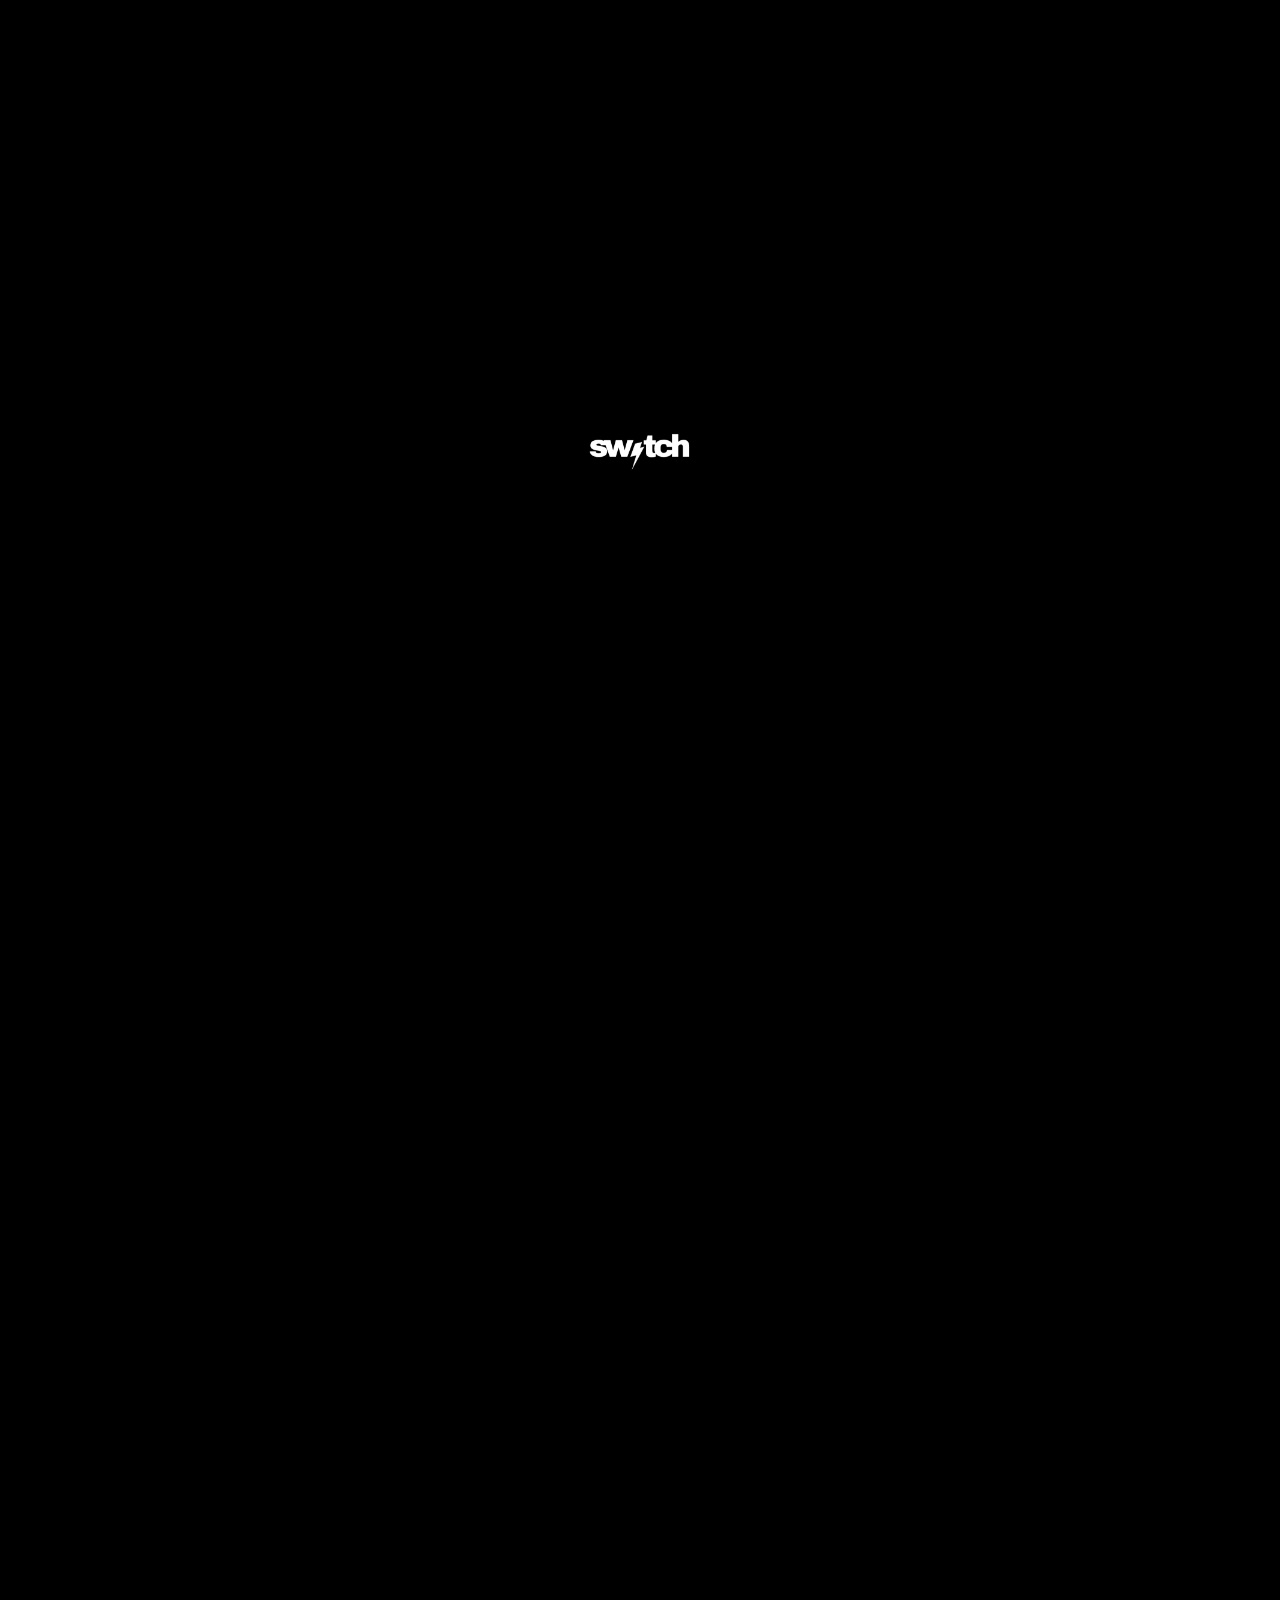
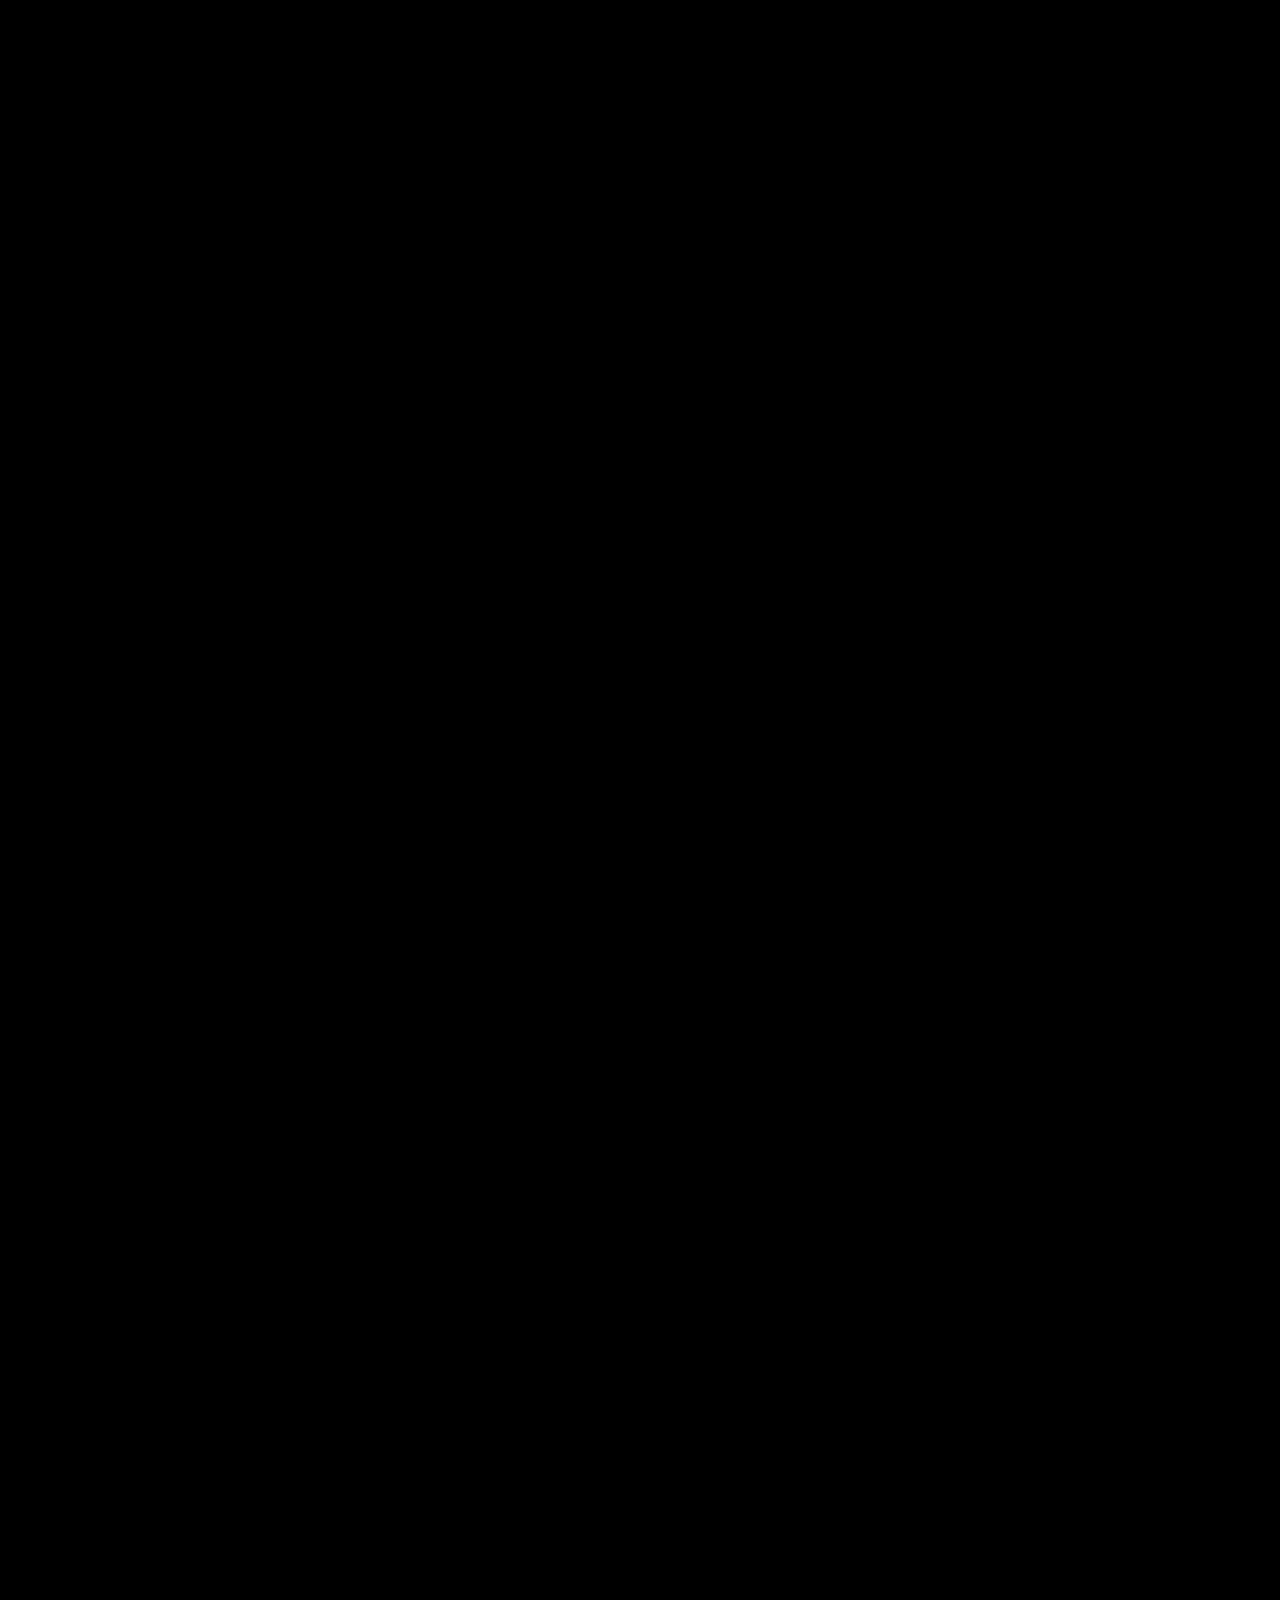
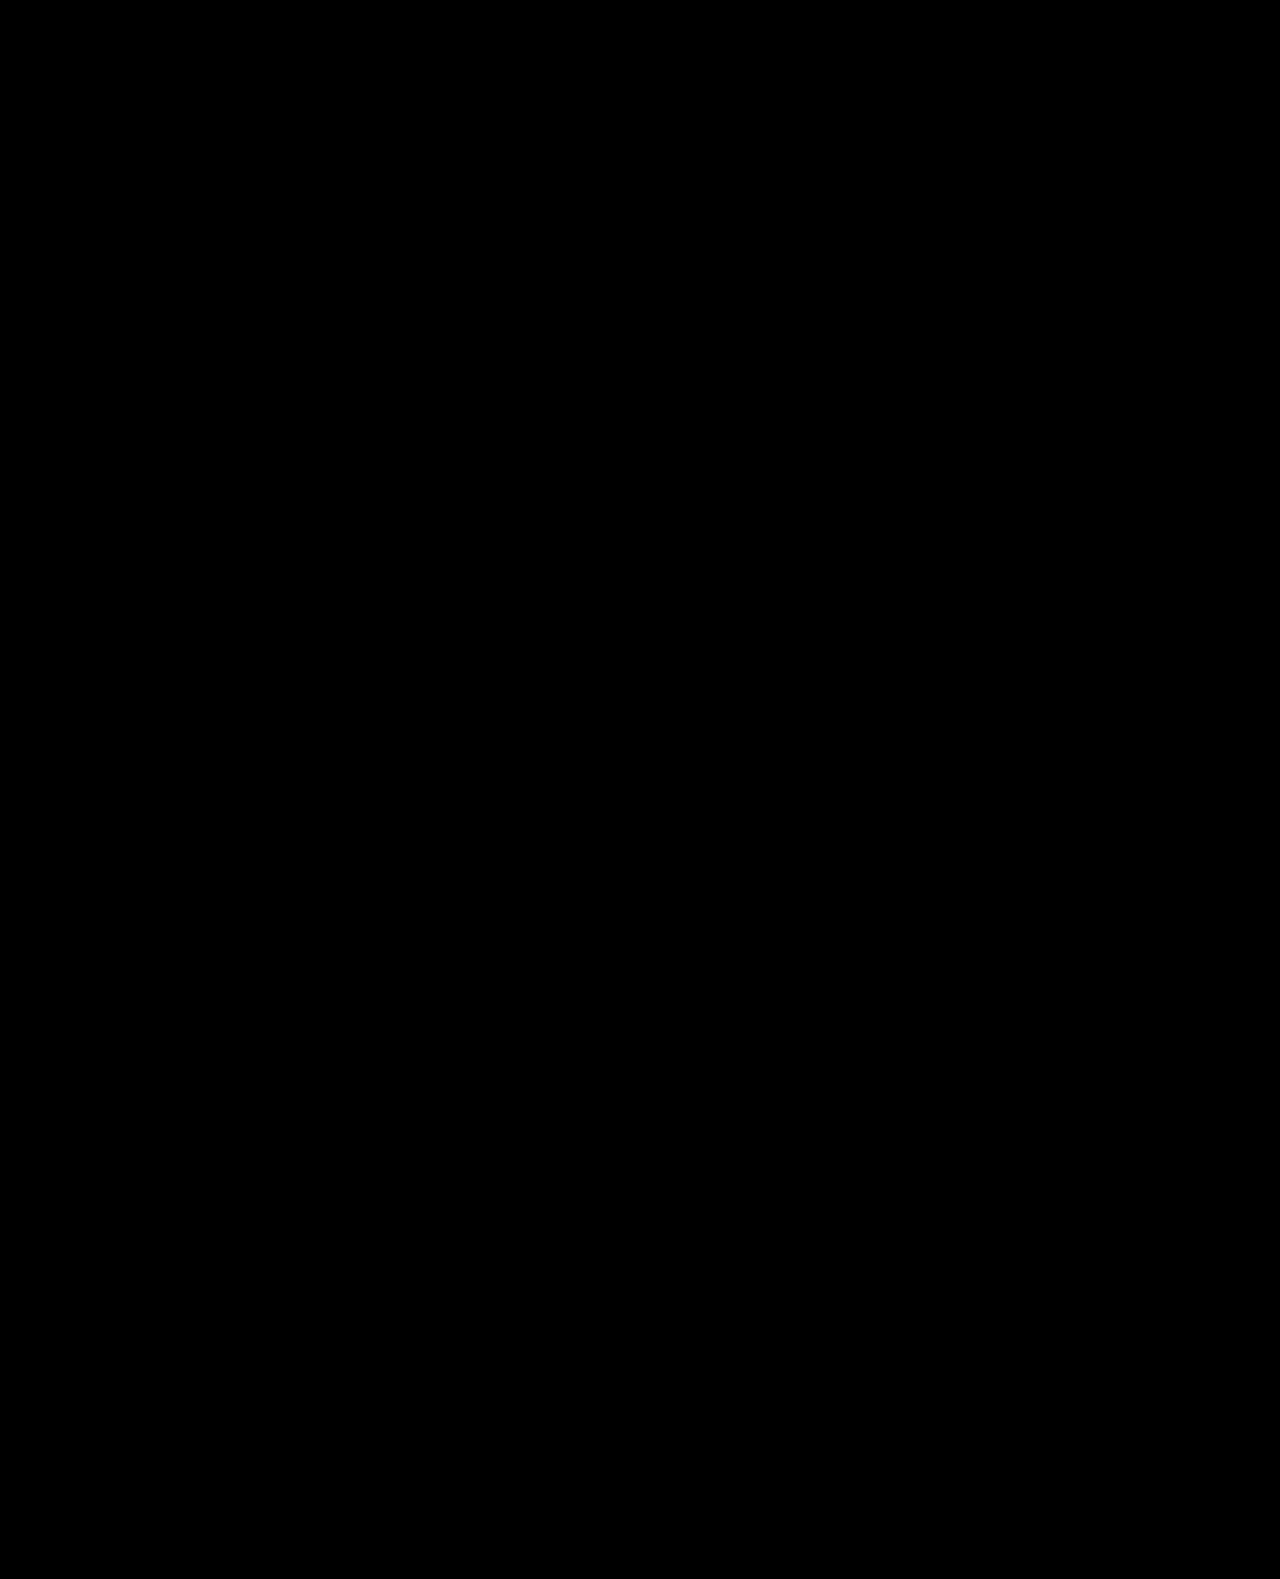
<file: index.html>
<!DOCTYPE html>
<html lang="en">

<head>
    <meta charset="UTF-8">
    <meta name="viewport" content="width=device-width, initial-scale=1.0">
    <title>SWITCH - We Never Snitch</title>
    <link rel="stylesheet" href="styles.css">
    <link href="https://fonts.googleapis.com/css2?family=Inter:wght@300;400;500;600;700&display=swap" rel="stylesheet">
    <link rel="stylesheet" href="https://cdnjs.cloudflare.com/ajax/libs/font-awesome/6.4.0/css/all.min.css">
</head>

<body>
    <!-- Startup Animation -->
    <div id="startup-animation">
        <img src="switch logo (2).png" alt="SWITCH Logo" id="animated-logo">
    </div>

    <!-- Navigation -->
    <nav class="navbar">
        <div class="nav-container">
            <div class="nav-logo">
                <img src="lightning icon.png" alt="SWITCH Logo" class="logo">
            </div>
            <ul class="nav-menu">
                <li class="nav-item">
                    <a href="#home" class="nav-link">Home</a>
                </li>
                <li class="nav-item">
                    <a href="#about" class="nav-link">About Us</a>
                </li>
                <li class="nav-item">
                    <a href="#contact" class="nav-link">Contact Us</a>
                </li>
                <li class="nav-item">
                    <a href="#download" class="nav-link download-btn">Download the App</a>
                </li>
            </ul>
            <div class="hamburger">
                <span class="bar"></span>
                <span class="bar"></span>
                <span class="bar"></span>
            </div>
        </div>
    </nav>

    <!-- Hero Section -->
    <section id="home" class="hero">
        <div class="hero-container">
            <div class="hero-content">
                <div class="logo-container">
                    <img src="switch logo (2).png" alt="SWITCH Logo" class="hero-logo">
                </div>
                <h1 class="tagline">we never Snitch</h1>
                <div class="cta-buttons">
                    <button class="btn btn-secondary" onclick="scrollToSection('pre-registration')">
                        <span>Pre-register as a User</span>
                    </button>
                    <button class="btn btn-accent" onclick="scrollToSection('creator-program')">
                        <span>Become a Creator</span>
                    </button>
                </div>
            </div>
        </div>

        <!-- Button moved here (outside hero-container) -->
        <button class="anonymous-story-bottom-btn" onclick="scrollToSection('anonymous-stories')"
            aria-label="Submit Anonymous Story">
            <i class="fas fa-user-secret"></i>
            <span>Submit Anonymous Story</span>
        </button>
    </section>

    <!-- About Section (Independent, with its own heading) -->
    <section id="about" class="about">
        <div class="container">
            <div class="about-content">
                <div class="show-up-options">
                    <h2>On SWITCH, you choose how you show up:</h2> <!-- Promoted to h2 as the section heading -->
                    <div class="options-table">
                        <div class="option-card">
                            <div class="option-icon">
                                <i class="fas fa-user"></i>
                            </div>
                            <div class="option-content">
                                <h4>As Yourself</h4>
                                <p>Build a profile with your real name, branch, year, hobbies and photo</p>
                            </div>
                        </div>
                        <div class="option-card">
                            <div class="option-icon">
                                <i class="fas fa-mask"></i>
                            </div>
                            <div class="option-content">
                                <h4>Incognito Mode</h4>
                                <p>Pick an avatar + your vibe. Here you have a different name for everyone you talk to.
                                    So complete anonymity is assured.</p>
                            </div>
                        </div>
                    </div>
                </div>

                <div class="why-different">
                    <h3>Why SWITCH is Different:</h3>
                    <p class="list-heading">Combines the best of popular platforms:</p>
                    <ul class="platform-features">
                        <li>Matching of Tinder</li>
                        <li>Lifestyle showcase of Instagram</li>
                        <li>Streaks and exclusivity of Snapchat</li>
                        <li>Anonymous fun of Omegle</li>
                        <li>Verified student community like LinkedIn</li>
                    </ul>
                </div>
            </div>
        </div>
    </section>

    <!-- Pre-registration Benefits -->
    <section id="pre-registration" class="pre-registration">
        <div class="container">
            <h2 class="section-title">Pre-registration Benefits</h2>
            <div class="benefits-content">
                <p class="benefits-intro">Be among the first few thousand users of SWITCH. Advantages:</p>
                <ul class="benefits-list">
                    <li>Join the first 1,000 users to unlock exclusive rewards</li>
                    <li>Be a part of something students from all 1,078 registered universities across India will use
                    </li>
                    <li>Directly share your feedback with the founding team before official launch</li>
                    <li>Chance to win exclusive lifetime SWITCH+ memberships</li>
                </ul>
                <button class="btn btn-primary" onclick="openPreRegistration()">
                    <span>Pre-register as a User</span>
                </button>
            </div>
        </div>
    </section>

    <!-- Creator Program -->
    <section id="creator-program" class="creator-program">
        <div class="container">
            <h2 class="section-title">Creator Program Benefits</h2>
            <div class="creator-content">
                <p class="creator-intro">Become a campus creator and become the face of SWITCH at your college.
                    Benefits:</p>
                <ul class="creator-benefits">
                    <li>Visibility across all our social media platforms catering to an audience of over 40 million all
                        Indian college students</li>
                    <li>Bring SWITCH to your campus be the face of SWITCH at your campus</li>
                    <li>Exclusive perks and recognition</li>
                    <li>Access to all premium features for free</li>
                    <li>Chance to release promo codes under your name when paid version launches</li>
                </ul>
                <button class="btn btn-accent" onclick="openCreatorRegistration()">
                    <span>Become a Creator</span>
                </button>
            </div>
        </div>
    </section>

    <!-- Anonymous Stories Section -->
    <section id="anonymous-stories" class="anonymous-stories">
        <div class="container">
            <h2 class="section-title">Anonymous Mode with SWITCH</h2>
            <div class="stories-content">
                <h3 class="stories-subtitle">Your Story, Your Mask</h3>
                <p class="stories-description">
                    Share your anonymous stories about the experiences you've had with ex-friends, classmates,
                    partners, parents, co-founders, co-workers or anyone else, the strange, funny or unforgettable
                    moments you'd never put your name on. Your identity stays hidden, but your story gets a voice.
                </p>
                <p class="stories-note">
                    Selected stories will be featured in our Instagram talkshow series, giving you the chance to see
                    your experience spark conversations across campuses.
                </p>
                <div class="stories-cta">
                    <button class="btn btn-ghost" onclick="openAnonymousStory()">
                        <i class="fas fa-user-secret"></i>
                        Submit Anonymous Story
                    </button>
                </div>
            </div>
        </div>
    </section>

    <!-- New About SWITCH Section (Title + Description, positioned above Download) -->
    <section id="about-SWITCH" class="about-intro">
        <div class="container">
            <h2 class="section-title">About SWITCH</h2>
            <p class="about-description">
                SWITCH is the first-of-its-kind social app designed exclusively for campuses.
                Unlike crowded mainstream platforms, SWITCH is students-only community which is safe, authentic and
                meaningful.
            </p>
        </div>
    </section>

    <!-- Download Section -->
    <section id="download" class="download">
        <div class="container">
            <h2 class="section-title">Download SWITCH</h2>
            <div class="download-content">
                <div class="download-buttons">
                    <button class="download-btn app-store">
                        <i class="fab fa-apple"></i>
                        <div class="btn-text">
                            <span class="btn-label">Download on the</span>
                            <span class="btn-name">App Store</span>
                        </div>
                    </button>
                    <button class="download-btn play-store">
                        <i class="fab fa-google-play"></i>
                        <div class="btn-text">
                            <span class="btn-label">Get it on</span>
                            <span class="btn-name">Google Play</span>
                        </div>
                    </button>
                </div>
            </div>
        </div>
    </section>

    <!-- Footer -->
    <footer id="contact" class="footer">
        <div class="container">
            <div class="footer-content">
                <div class="footer-section">
                    <div class="footer-logo">
                        <img src="switch logo (2).png" alt="SWITCH Logo" class="logo">
                    </div>
                    <p class="footer-tagline">we never Snitch</p>
                </div>
                <div class="footer-section">
                    <h4>Contact Us</h4>
                    <div class="contact-info">
                        <p><i class="fas fa-envelope"></i> switchnotsnitchhelp@gmail.com</p>
                        <div class="social-links">
                            <a href="https://www.instagram.com/switchnotsnitch/" class="social-link" target="_blank"
                                rel="noopener">
                                <i class="fab fa-instagram"></i>
                            </a>
                            <!-- <a href="https://x.com/switchnotsnitch?t=AJ6y-h4yx3elSzfA6TJ9ow&s=09" class="social-link"
                                target="_blank" rel="noopener">
                                <i class="fab fa-x-twitter"></i> -->
                            </a>
                            <a href="https://linkedin.com/company/switchnotsnitch" class="social-link" target="_blank"
                                rel="noopener">
                                <i class="fab fa-linkedin"></i>
                            </a>
                        </div>
                    </div>
                </div>
                <div class="footer-section">
                    <h4>Legal</h4>
                    <ul class="legal-links">
                        <li><a href="terms.html" target="_blank" rel="noopener noreferrer">Terms of Service</a></li>
                        <li><a href="privacy.html" target="_blank" rel="noopener noreferrer">Privacy Policy</a></li>
                    </ul>
                </div>
            </div>
            <div class="footer-bottom">
                <p>&copy; 2024 SWITCH. All rights reserved.</p>
            </div>
        </div>
    </footer>

    <script src="script.js"></script>
</body>

</html>
</file>
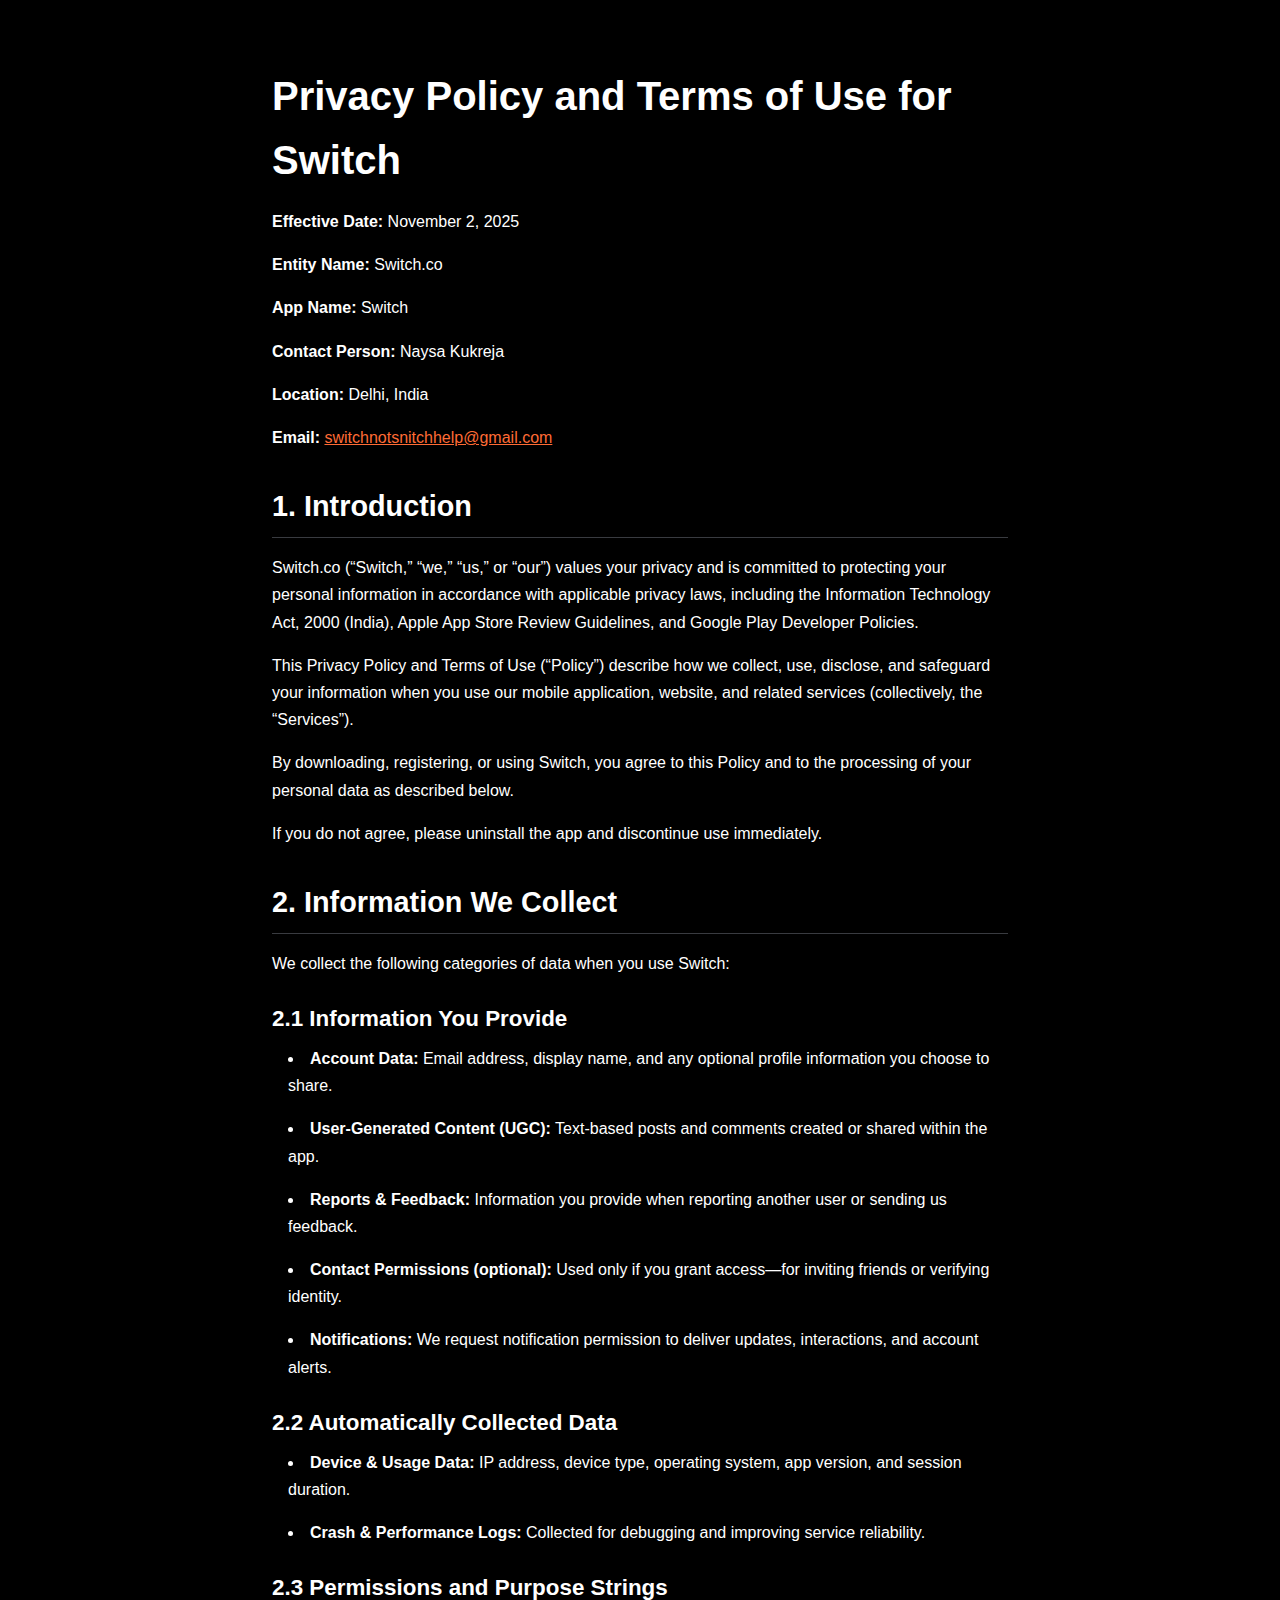
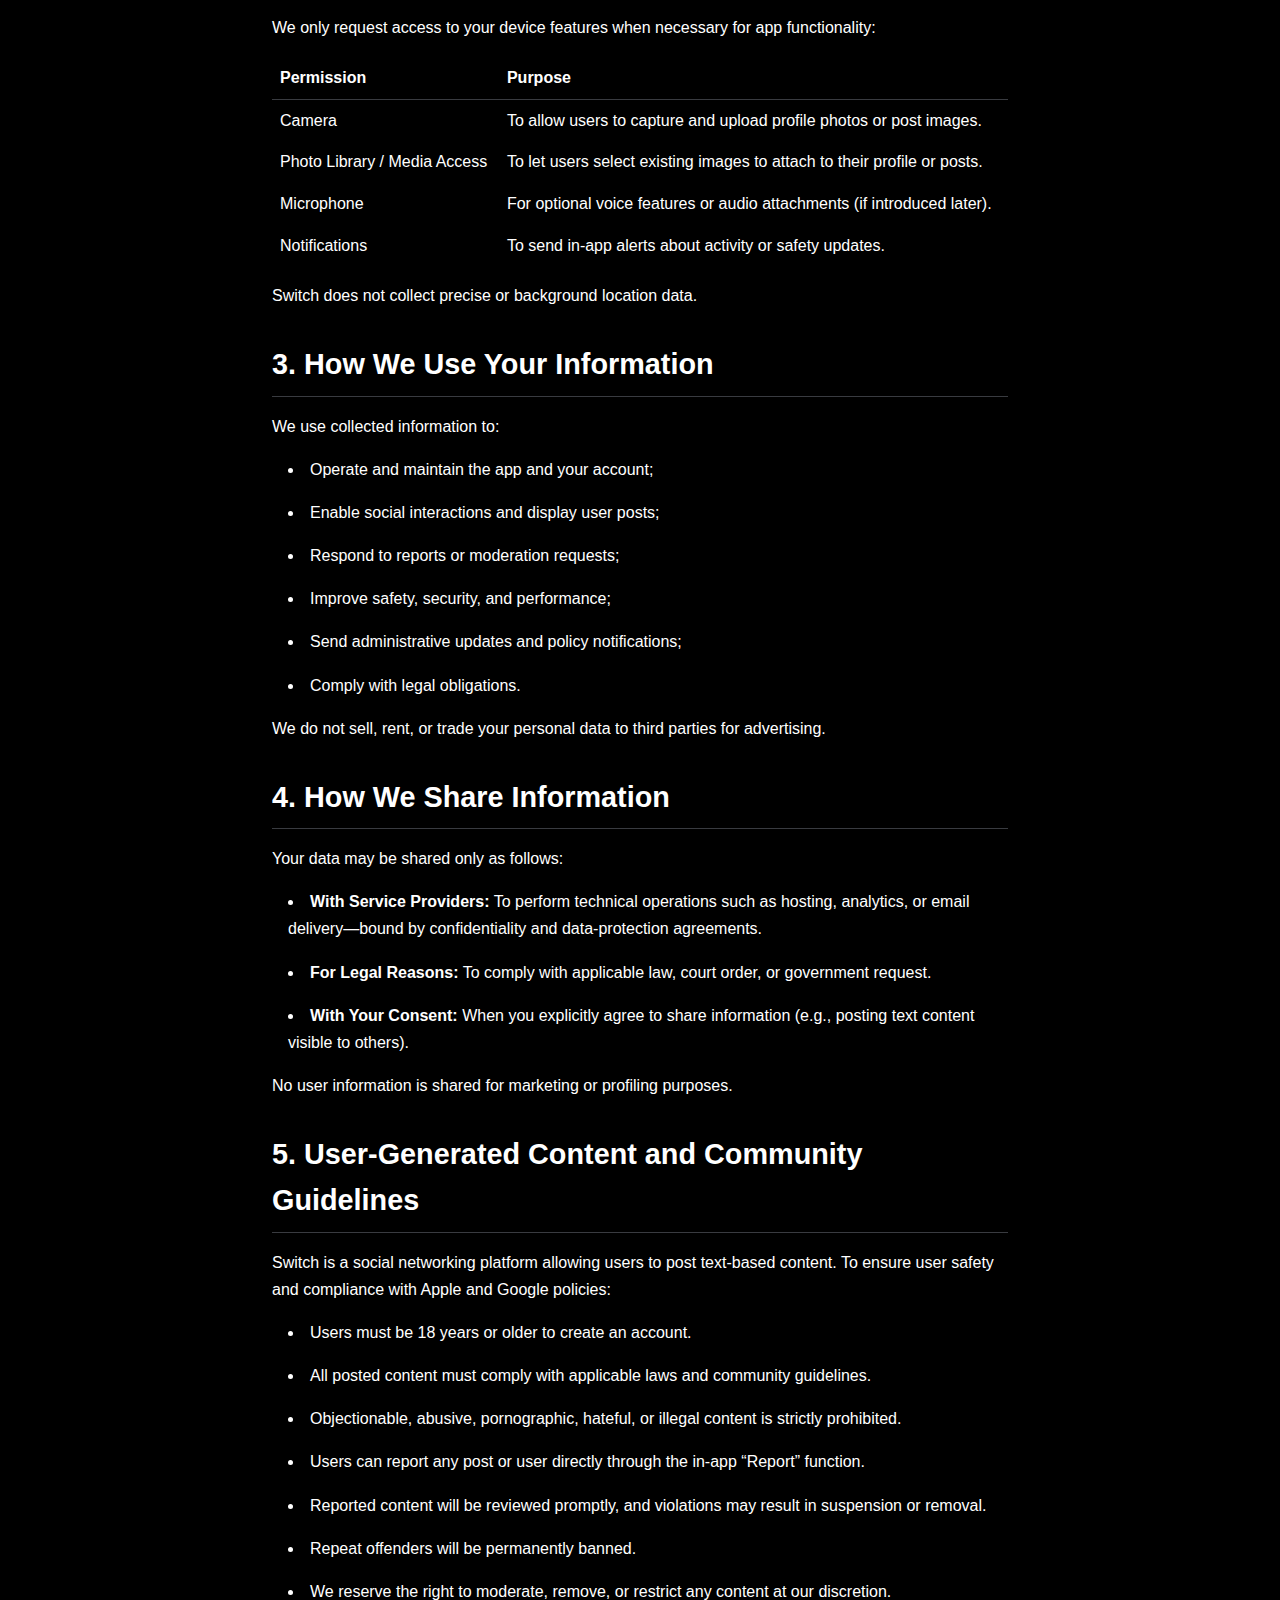
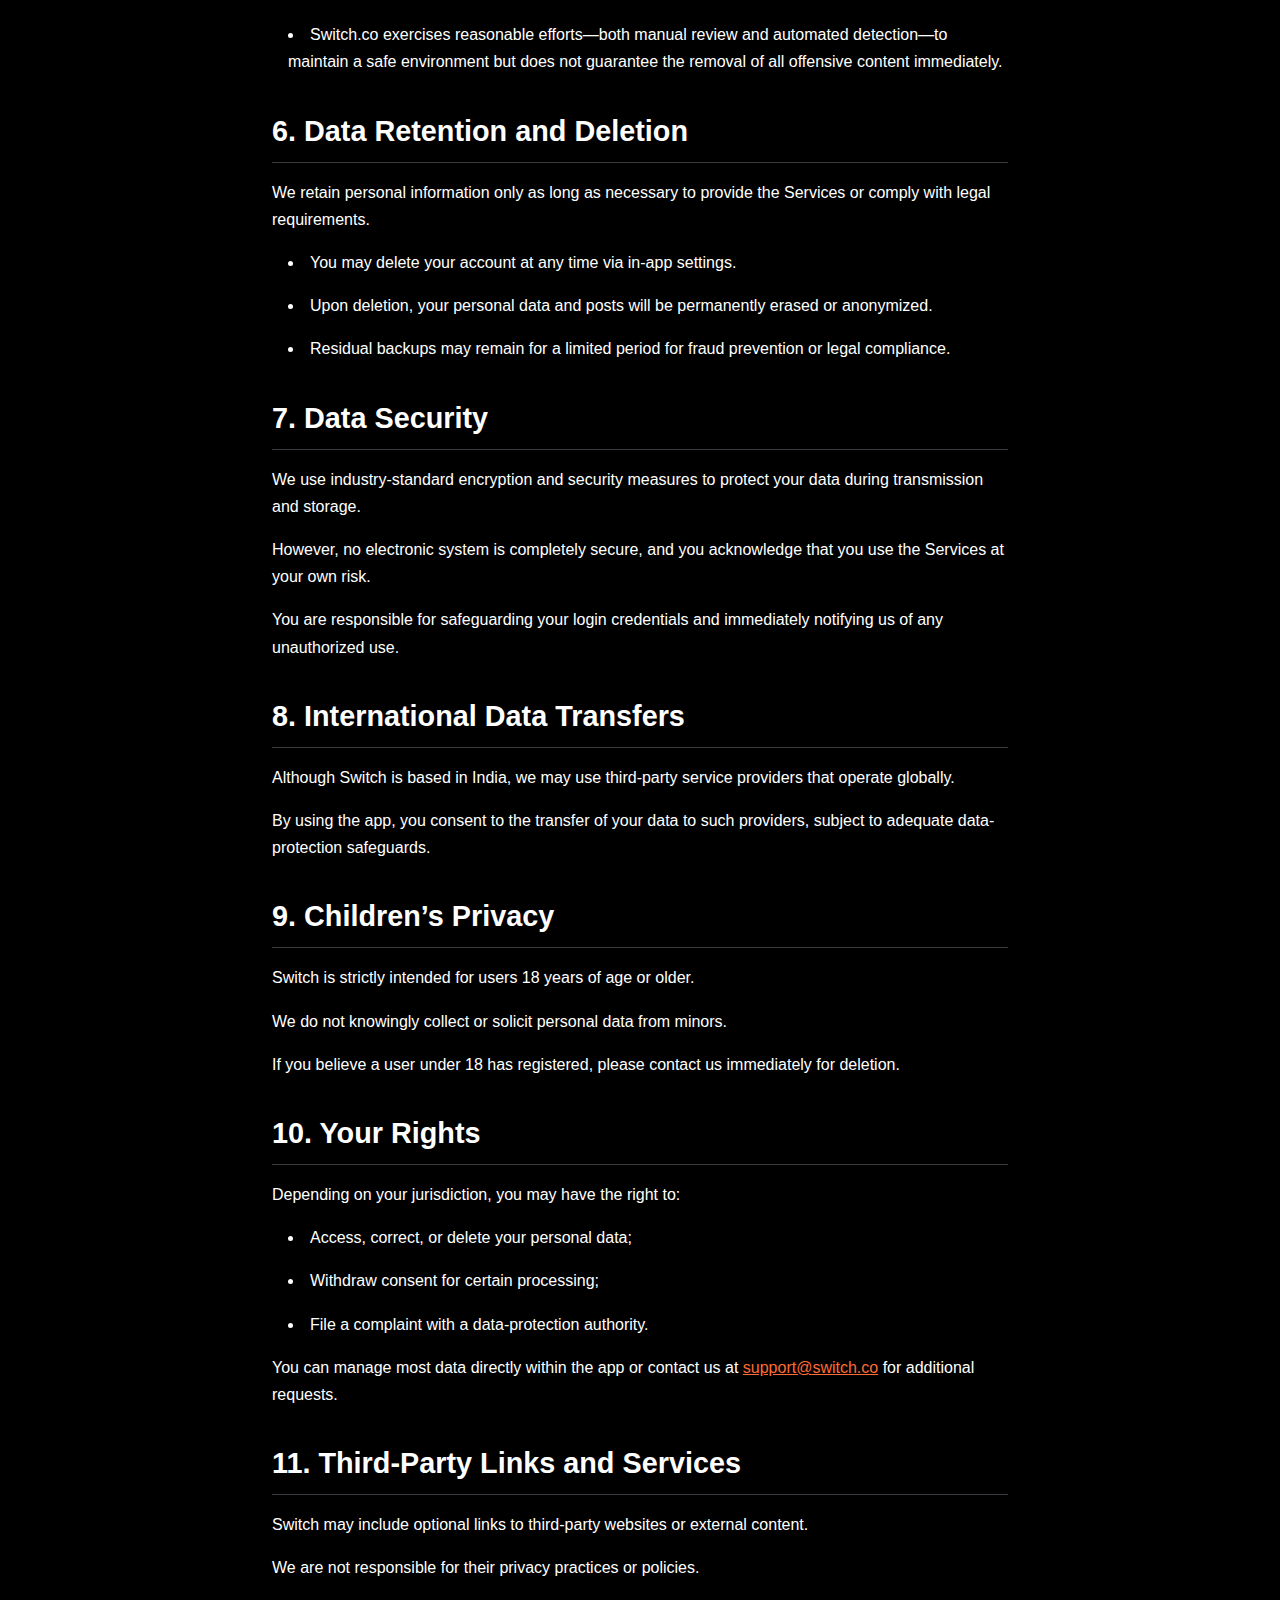
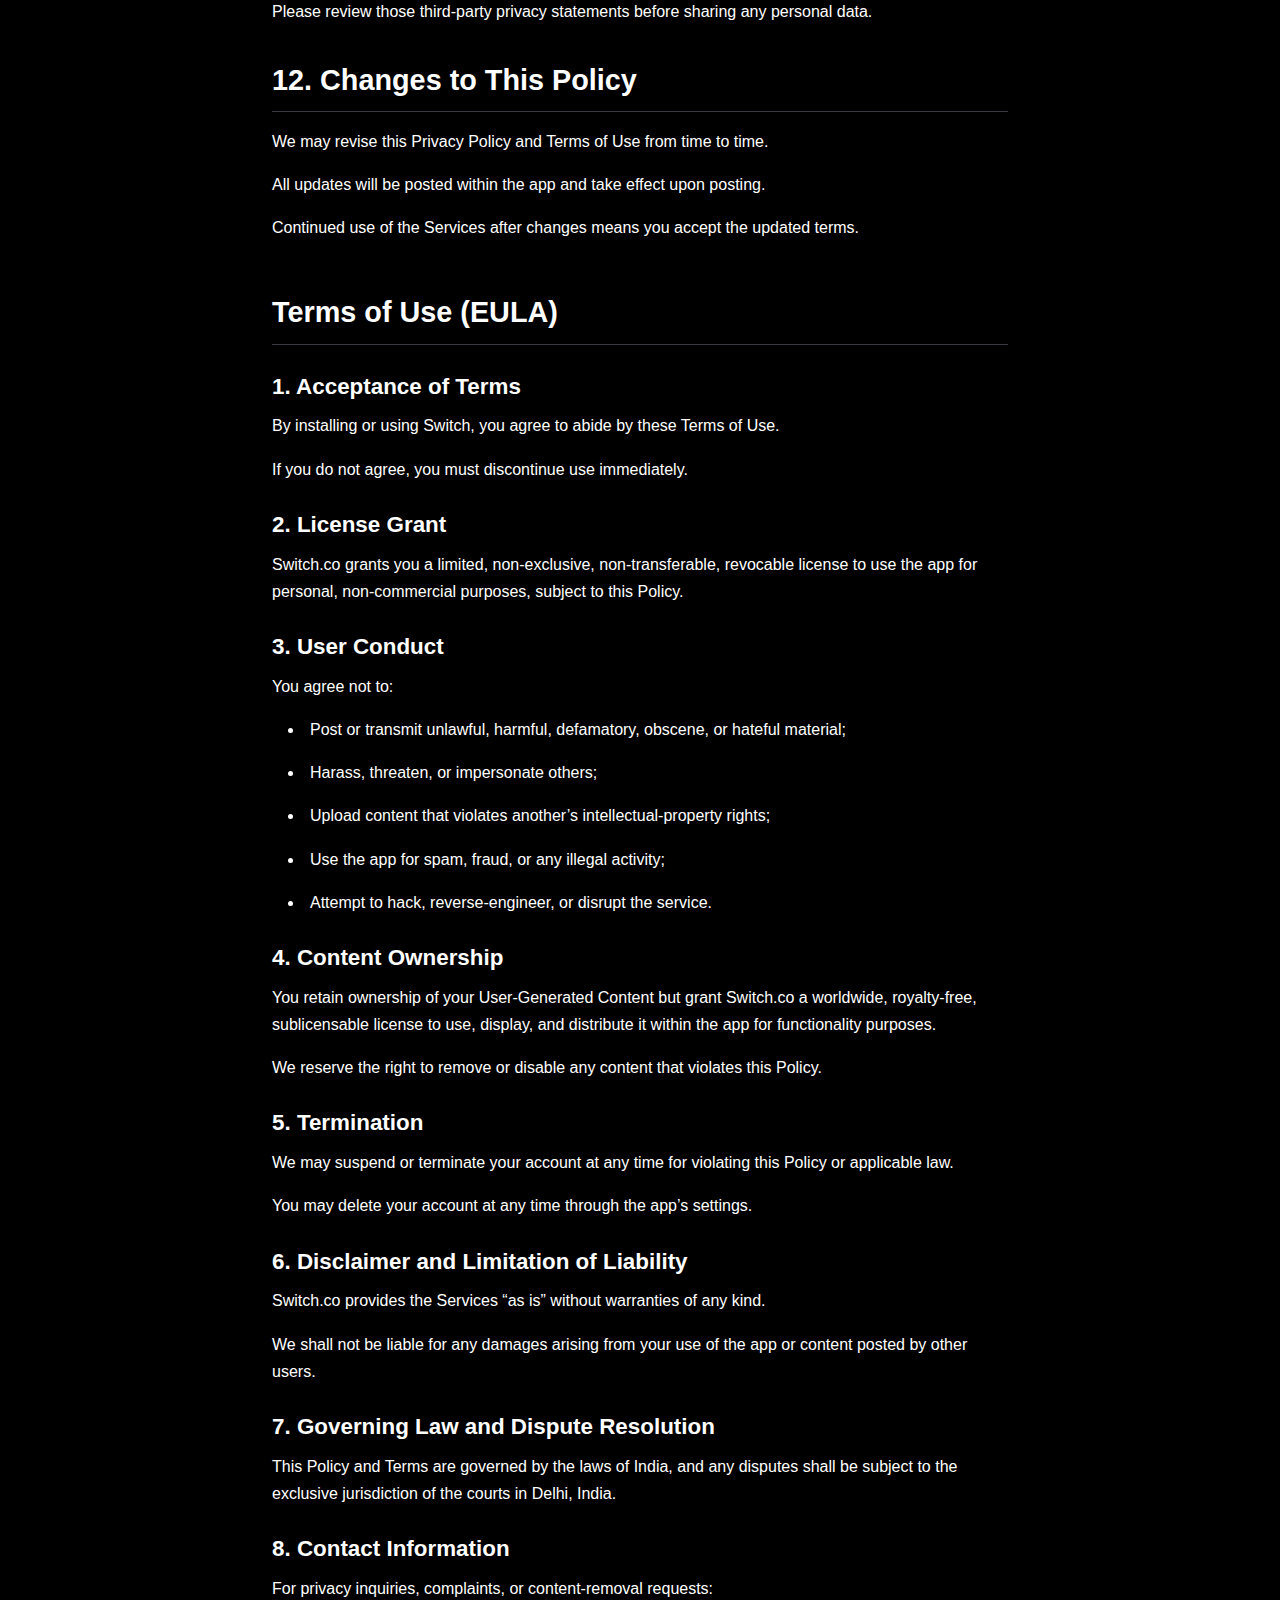
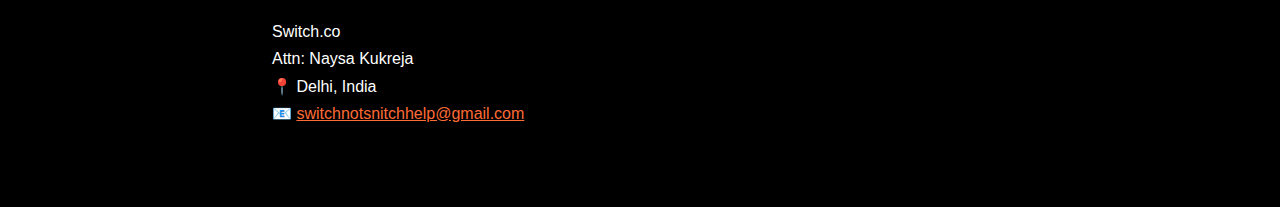
<file: privacy.html>
<!DOCTYPE html>
<html lang="en">

<head>
    <meta charset="UTF-8">
    <meta name="viewport" content="width=device-width, initial-scale=1.0">
    <title>Privacy Policy - SWITCH</title>
    <link rel="stylesheet" href="styles.css">
    <style>
        /* Add some basic styles for the legal page content */
        body {
            background-color: #000;
            /* fallback for --primary-black */
            color: #fff;
            /* fallback for --primary-white */
        }

        .legal-container {
            max-width: 800px;
            margin: 0 auto;
            padding: 4rem 2rem;
        }

        .legal-container h1 {
            color: #fff;
            /* fallback for --primary-white */
            font-size: 2.5rem;
            margin-bottom: 1rem;
        }

        .legal-container h2 {
            color: #fff;
            /* fallback for --primary-white */
            font-size: 1.8rem;
            margin-top: 2rem;
            margin-bottom: 1rem;
            border-bottom: 1px solid #393b40;
            /* fallback for --gray-300 */
            padding-bottom: 0.5rem;
        }

        .legal-container h3 {
            color: #fff;
            font-size: 1.4rem;
            margin-top: 1.5rem;
            margin-bottom: 0.5rem;
        }

        .legal-container p,
        .legal-container li {
            line-height: 1.7;
            margin-bottom: 1rem;
        }

        .legal-container ul {
            list-style-position: inside;
            padding-left: 1rem;
        }

        .legal-container a {
            color: #ff6b35;
            /* fallback for --accent-color */
        }
    </style>
</head>

<body class="animation-complete">
    <div class="legal-container">
        <h1>Privacy Policy and Terms of Use for Switch</h1>
        <p><strong>Effective Date:</strong> November 2, 2025</p>
        <p><strong>Entity Name:</strong> Switch.co</p>
        <p><strong>App Name:</strong> Switch</p>
        <p><strong>Contact Person:</strong> Naysa Kukreja</p>
        <p><strong>Location:</strong> Delhi, India</p>
        <p><strong>Email:</strong> <a href="mailto:switchnotsnitchhelp@gmail.com">switchnotsnitchhelp@gmail.com</a></p>

        <h2>1. Introduction</h2>
        <p>Switch.co (“Switch,” “we,” “us,” or “our”) values your privacy and is committed to protecting your personal
            information in accordance with applicable privacy laws, including the Information Technology Act, 2000
            (India), Apple App Store Review Guidelines, and Google Play Developer Policies.</p>
        <p>This Privacy Policy and Terms of Use (“Policy”) describe how we collect, use, disclose, and safeguard your
            information when you use our mobile application, website, and related services (collectively, the
            “Services”).</p>
        <p>By downloading, registering, or using Switch, you agree to this Policy and to the processing of your personal
            data as described below.</p>
        <p>If you do not agree, please uninstall the app and discontinue use immediately.</p>

        <h2>2. Information We Collect</h2>
        <p>We collect the following categories of data when you use Switch:</p>
        <h3>2.1 Information You Provide</h3>
        <ul>
            <li><strong>Account Data:</strong> Email address, display name, and any optional profile information you
                choose to share.</li>
            <li><strong>User-Generated Content (UGC):</strong> Text-based posts and comments created or shared within
                the app.</li>
            <li><strong>Reports & Feedback:</strong> Information you provide when reporting another user or sending us
                feedback.</li>
            <li><strong>Contact Permissions (optional):</strong> Used only if you grant access—for inviting friends or
                verifying identity.</li>
            <li><strong>Notifications:</strong> We request notification permission to deliver updates, interactions, and
                account alerts.</li>
        </ul>
        <h3>2.2 Automatically Collected Data</h3>
        <ul>
            <li><strong>Device & Usage Data:</strong> IP address, device type, operating system, app version, and
                session duration.</li>
            <li><strong>Crash & Performance Logs:</strong> Collected for debugging and improving service reliability.
            </li>
        </ul>
        <h3>2.3 Permissions and Purpose Strings</h3>
        <p>We only request access to your device features when necessary for app functionality:</p>
        <table style="width: 100%; border-collapse: collapse; margin-bottom: 1rem;">
            <thead style="text-align: left;">
                <tr>
                    <th style="border-bottom: 1px solid #393b40; padding: 0.5rem;">Permission</th>
                    <th style="border-bottom: 1px solid #393b40; padding: 0.5rem;">Purpose</th>
                </tr>
            </thead>
            <tbody>
                <tr>
                    <td style="padding: 0.5rem;">Camera</td>
                    <td style="padding: 0.5rem;">To allow users to capture and upload profile photos or post images.
                    </td>
                </tr>
                <tr>
                    <td style="padding: 0.5rem;">Photo Library / Media Access</td>
                    <td style="padding: 0.5rem;">To let users select existing images to attach to their profile or
                        posts.</td>
                </tr>
                <tr>
                    <td style="padding: 0.5rem;">Microphone</td>
                    <td style="padding: 0.5rem;">For optional voice features or audio attachments (if introduced later).
                    </td>
                </tr>
                <tr>
                    <td style="padding: 0.5rem;">Notifications</td>
                    <td style="padding: 0.5rem;">To send in-app alerts about activity or safety updates.</td>
                </tr>
            </tbody>
        </table>
        <p>Switch does not collect precise or background location data.</p>

        <h2>3. How We Use Your Information</h2>
        <p>We use collected information to:</p>
        <ul>
            <li>Operate and maintain the app and your account;</li>
            <li>Enable social interactions and display user posts;</li>
            <li>Respond to reports or moderation requests;</li>
            <li>Improve safety, security, and performance;</li>
            <li>Send administrative updates and policy notifications;</li>
            <li>Comply with legal obligations.</li>
        </ul>
        <p>We do not sell, rent, or trade your personal data to third parties for advertising.</p>

        <h2>4. How We Share Information</h2>
        <p>Your data may be shared only as follows:</p>
        <ul>
            <li><strong>With Service Providers:</strong> To perform technical operations such as hosting, analytics, or
                email delivery—bound by confidentiality and data-protection agreements.</li>
            <li><strong>For Legal Reasons:</strong> To comply with applicable law, court order, or government request.
            </li>
            <li><strong>With Your Consent:</strong> When you explicitly agree to share information (e.g., posting text
                content visible to others).</li>
        </ul>
        <p>No user information is shared for marketing or profiling purposes.</p>

        <h2>5. User-Generated Content and Community Guidelines</h2>
        <p>Switch is a social networking platform allowing users to post text-based content. To ensure user safety and
            compliance with Apple and Google policies:</p>
        <ul>
            <li>Users must be 18 years or older to create an account.</li>
            <li>All posted content must comply with applicable laws and community guidelines.</li>
            <li>Objectionable, abusive, pornographic, hateful, or illegal content is strictly prohibited.</li>
            <li>Users can report any post or user directly through the in-app “Report” function.</li>
            <li>Reported content will be reviewed promptly, and violations may result in suspension or removal.</li>
            <li>Repeat offenders will be permanently banned.</li>
            <li>We reserve the right to moderate, remove, or restrict any content at our discretion.</li>
            <li>Switch.co exercises reasonable efforts—both manual review and automated detection—to maintain a safe
                environment but does not guarantee the removal of all offensive content immediately.</li>
        </ul>

        <h2>6. Data Retention and Deletion</h2>
        <p>We retain personal information only as long as necessary to provide the Services or comply with legal
            requirements.</p>
        <ul>
            <li>You may delete your account at any time via in-app settings.</li>
            <li>Upon deletion, your personal data and posts will be permanently erased or anonymized.</li>
            <li>Residual backups may remain for a limited period for fraud prevention or legal compliance.</li>
        </ul>

        <h2>7. Data Security</h2>
        <p>We use industry-standard encryption and security measures to protect your data during transmission and
            storage.</p>
        <p>However, no electronic system is completely secure, and you acknowledge that you use the Services at your own
            risk.</p>
        <p>You are responsible for safeguarding your login credentials and immediately notifying us of any unauthorized
            use.</p>

        <h2>8. International Data Transfers</h2>
        <p>Although Switch is based in India, we may use third-party service providers that operate globally.</p>
        <p>By using the app, you consent to the transfer of your data to such providers, subject to adequate
            data-protection safeguards.</p>

        <h2>9. Children’s Privacy</h2>
        <p>Switch is strictly intended for users 18 years of age or older.</p>
        <p>We do not knowingly collect or solicit personal data from minors.</p>
        <p>If you believe a user under 18 has registered, please contact us immediately for deletion.</p>

        <h2>10. Your Rights</h2>
        <p>Depending on your jurisdiction, you may have the right to:</p>
        <ul>
            <li>Access, correct, or delete your personal data;</li>
            <li>Withdraw consent for certain processing;</li>
            <li>File a complaint with a data-protection authority.</li>
        </ul>
        <p>You can manage most data directly within the app or contact us at <a
                href="mailto:support@switch.co">support@switch.co</a> for additional requests.</p>

        <h2>11. Third-Party Links and Services</h2>
        <p>Switch may include optional links to third-party websites or external content.</p>
        <p>We are not responsible for their privacy practices or policies.</p>
        <p>Please review those third-party privacy statements before sharing any personal data.</p>

        <h2>12. Changes to This Policy</h2>
        <p>We may revise this Privacy Policy and Terms of Use from time to time.</p>
        <p>All updates will be posted within the app and take effect upon posting.</p>
        <p>Continued use of the Services after changes means you accept the updated terms.</p>

        <h2 style="margin-top: 3rem;">Terms of Use (EULA)</h2>
        <h3>1. Acceptance of Terms</h3>
        <p>By installing or using Switch, you agree to abide by these Terms of Use.</p>
        <p>If you do not agree, you must discontinue use immediately.</p>

        <h3>2. License Grant</h3>
        <p>Switch.co grants you a limited, non-exclusive, non-transferable, revocable license to use the app for
            personal, non-commercial purposes, subject to this Policy.</p>

        <h3>3. User Conduct</h3>
        <p>You agree not to:</p>
        <ul>
            <li>Post or transmit unlawful, harmful, defamatory, obscene, or hateful material;</li>
            <li>Harass, threaten, or impersonate others;</li>
            <li>Upload content that violates another’s intellectual-property rights;</li>
            <li>Use the app for spam, fraud, or any illegal activity;</li>
            <li>Attempt to hack, reverse-engineer, or disrupt the service.</li>
        </ul>

        <h3>4. Content Ownership</h3>
        <p>You retain ownership of your User-Generated Content but grant Switch.co a worldwide, royalty-free,
            sublicensable license to use, display, and distribute it within the app for functionality purposes.</p>
        <p>We reserve the right to remove or disable any content that violates this Policy.</p>

        <h3>5. Termination</h3>
        <p>We may suspend or terminate your account at any time for violating this Policy or applicable law.</p>
        <p>You may delete your account at any time through the app’s settings.</p>

        <h3>6. Disclaimer and Limitation of Liability</h3>
        <p>Switch.co provides the Services “as is” without warranties of any kind.</p>
        <p>We shall not be liable for any damages arising from your use of the app or content posted by other users.</p>

        <h3>7. Governing Law and Dispute Resolution</h3>
        <p>This Policy and Terms are governed by the laws of India, and any disputes shall be subject to the exclusive
            jurisdiction of the courts in Delhi, India.</p>

        <h3>8. Contact Information</h3>
        <p>For privacy inquiries, complaints, or content-removal requests:</p>
        <p>Switch.co<br>
            Attn: Naysa Kukreja<br>
            📍 Delhi, India<br>
            📧 <a href="mailto:switchnotsnitchhelp@gmail.com">switchnotsnitchhelp@gmail.com</a>
        </p>
    </div>
</body>

</html>
</file>
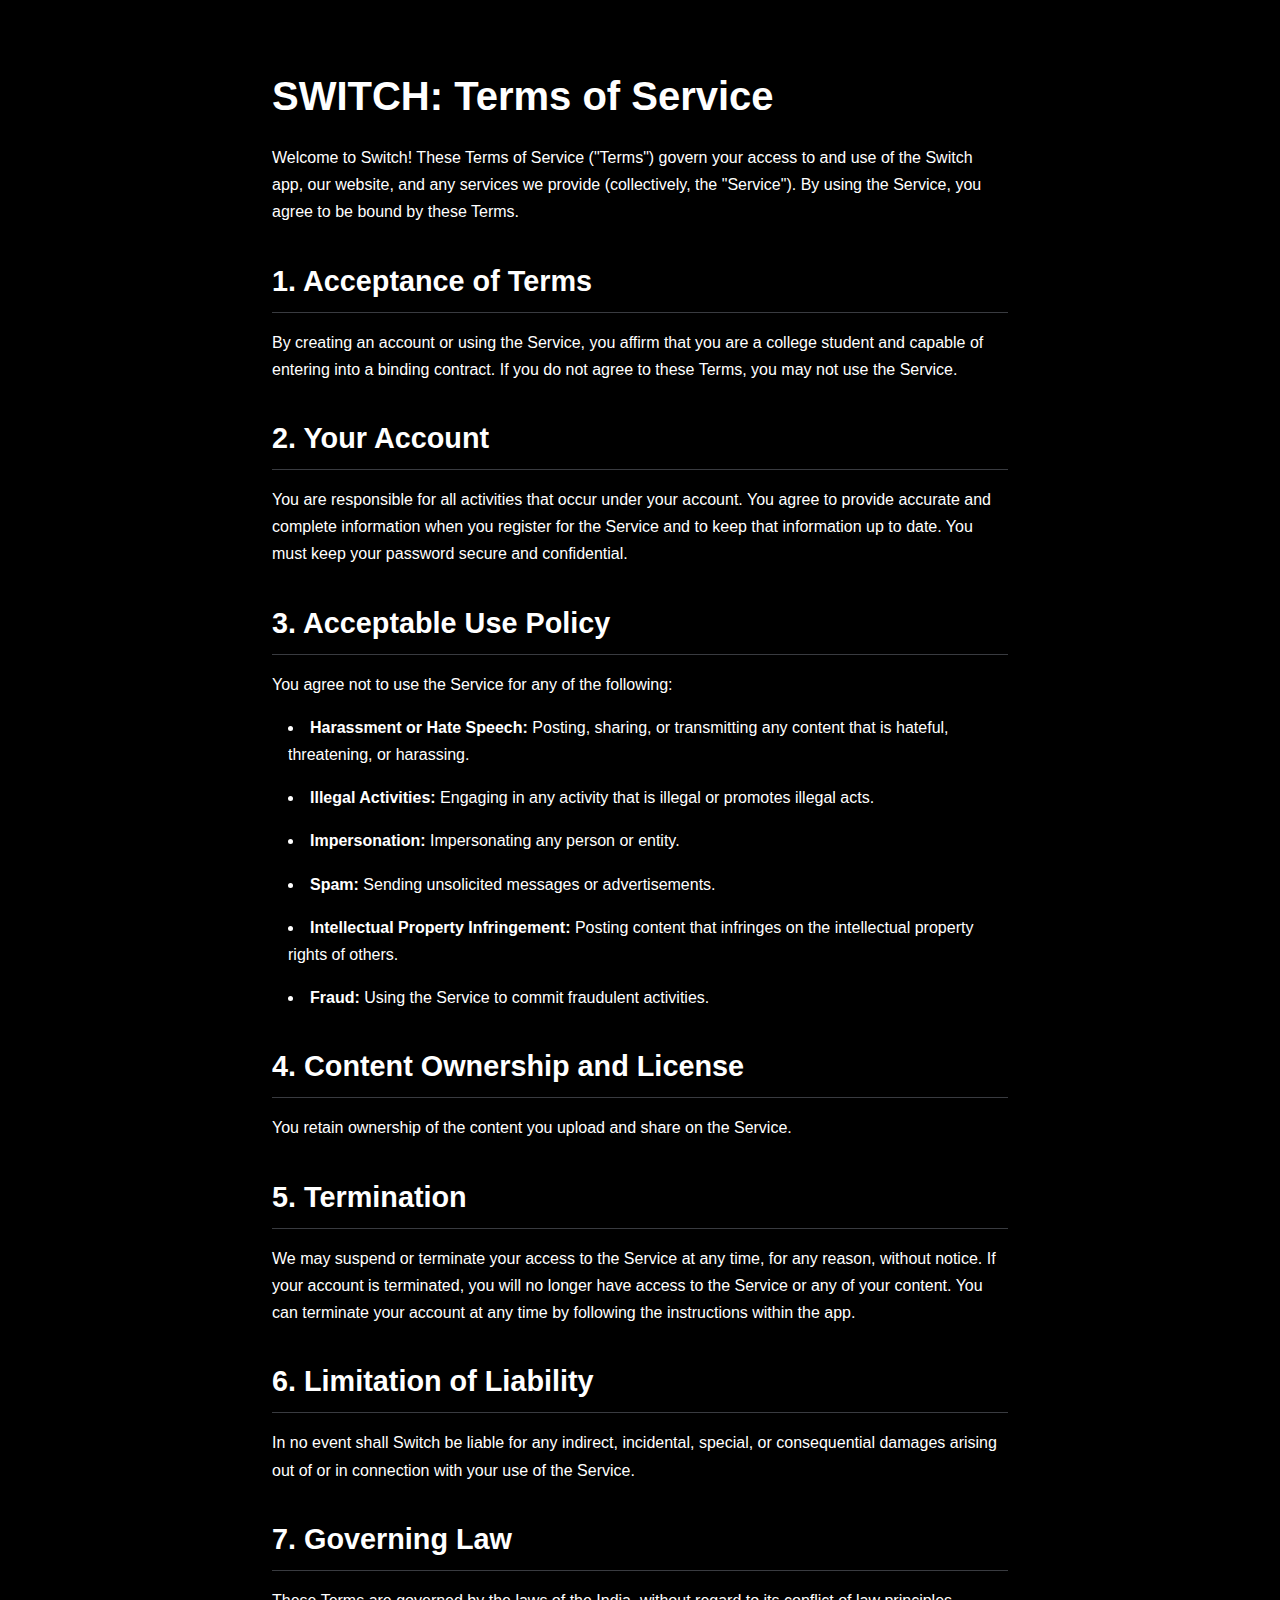
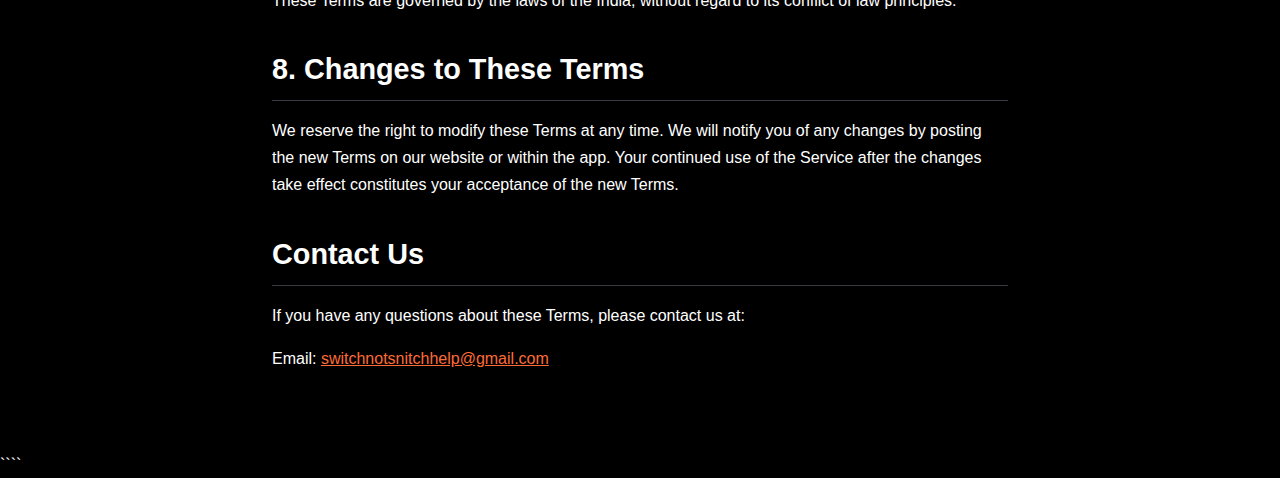
<file: terms.html>
<!DOCTYPE html>
<html lang="en">

<head>
    <meta charset="UTF-8">
    <meta name="viewport" content="width=device-width, initial-scale=1.0">
    <title>Terms of Service - SWITCH</title>
    <link rel="stylesheet" href="styles.css">
    <style>
        /* Re-use the same styles from the privacy page */
        body {
            background-color: var(--primary-black);
            color: var(--primary-white);
        }

        .legal-container {
            max-width: 800px;
            margin: 0 auto;
            padding: 4rem 2rem;
        }

        .legal-container h1 {
            color: var(--primary-white);
            font-size: 2.5rem;
            margin-bottom: 1rem;
        }

        .legal-container h2 {
            color: var(--primary-white);
            font-size: 1.8rem;
            margin-top: 2rem;
            margin-bottom: 1rem;
            border-bottom: 1px solid var(--gray-300);
            padding-bottom: 0.5rem;
        }

        .legal-container p,
        .legal-container li {
            line-height: 1.7;
            margin-bottom: 1rem;
        }

        .legal-container ul {
            list-style-position: inside;
            padding-left: 1rem;
        }

        .legal-container a {
            color: var(--accent-color);
        }
    </style>
</head>

<body class="animation-complete">
    <div class="legal-container">
        <h1>SWITCH: Terms of Service</h1>
        <p>Welcome to Switch! These Terms of Service ("Terms") govern your access to and use of the Switch app, our
            website, and any services we provide (collectively, the "Service"). By using the Service, you agree to be
            bound by these Terms.</p>

        <h2>1. Acceptance of Terms</h2>
        <p>By creating an account or using the Service, you affirm that you are a college student and capable of
            entering into a binding contract. If you do not agree to these Terms, you may not use the Service.</p>

        <h2>2. Your Account</h2>
        <p>You are responsible for all activities that occur under your account. You agree to provide accurate and
            complete information when you register for the Service and to keep that information up to date. You must
            keep your password secure and confidential.</p>

        <h2>3. Acceptable Use Policy</h2>
        <p>You agree not to use the Service for any of the following:</p>
        <ul>
            <li><strong>Harassment or Hate Speech:</strong> Posting, sharing, or transmitting any content that is
                hateful, threatening, or harassing.</li>
            <li><strong>Illegal Activities:</strong> Engaging in any activity that is illegal or promotes illegal acts.
            </li>
            <li><strong>Impersonation:</strong> Impersonating any person or entity.</li>
            <li><strong>Spam:</strong> Sending unsolicited messages or advertisements.</li>
            <li><strong>Intellectual Property Infringement:</strong> Posting content that infringes on the intellectual
                property rights of others.</li>
            <li><strong>Fraud:</strong> Using the Service to commit fraudulent activities.</li>
        </ul>

        <h2>4. Content Ownership and License</h2>
        <p>You retain ownership of the content you upload and share on the Service.</p>

        <h2>5. Termination</h2>
        <p>We may suspend or terminate your access to the Service at any time, for any reason, without notice. If your
            account is terminated, you will no longer have access to the Service or any of your content. You can
            terminate your account at any time by following the instructions within the app.</p>

        <h2>6. Limitation of Liability</h2>
        <p>In no event shall Switch be liable for any indirect, incidental, special, or consequential damages arising
            out of or in connection with your use of the Service.</p>

        <h2>7. Governing Law</h2>
        <p>These Terms are governed by the laws of the India, without regard to its conflict of law principles.</p>

        <h2>8. Changes to These Terms</h2>
        <p>We reserve the right to modify these Terms at any time. We will notify you of any changes by posting the new
            Terms on our website or within the app. Your continued use of the Service after the changes take effect
            constitutes your acceptance of the new Terms.</p>

        <h2>Contact Us</h2>
        <p>If you have any questions about these Terms, please contact us at:</p>
        <p>Email: <a href="mailto:switchnotsnitchhelp@gmail.com">switchnotsnitchhelp@gmail.com</a></p>
    </div>
</body>

</html>
````
</file>
<file: styles.css>
/* Reset and Base Styles */
* {
    margin: 0;
    padding: 0;
    box-sizing: border-box;
}

:root {
    --primary-black: #000000;
    --primary-white: #ffffff;
    --accent-color: #ff6b35;
    --secondary-accent: #4ecdc4;
    --gray-100: #222326;
    --gray-200: #2c2e33;
    --gray-300: #393b40;
    --gray-400: #4a4c52;
    --gray-500: #adb5bd;
    --gray-600: #ced4da;
    --gray-700: #e9ecef;
    --gray-800: #f8f9fa;
    --gray-900: #ffffff;
    --font-family: 'Inter', -apple-system, BlinkMacSystemFont, 'Segoe UI', Roboto, sans-serif;
    --transition: all 0.3s cubic-bezier(0.4, 0, 0.2, 1);
    --shadow: 0 4px 6px -1px rgba(0, 0, 0, 0.5), 0 2px 4px -1px rgba(0, 0, 0, 0.3);
    --shadow-lg: 0 10px 15px -3px rgba(0, 0, 0, 0.7), 0 4px 6px -2px rgba(0, 0, 0, 0.5);
}

body {
    font-family: var(--font-family);
    line-height: 1.6;
    color: var(--primary-white);
    background-color: var(--primary-black);
    overflow-x: hidden;
}

.container {
    max-width: 1200px;
    margin: 0 auto;
    padding: 0 20px;
}

/* Navigation */
.navbar {
    position: fixed;
    top: 0;
    width: 100%;
    background: var(--primary-black);
    color: var(--primary-white);
    backdrop-filter: blur(10px);
    border-bottom: 1px solid var(--gray-200);
    z-index: 1000;
    transition: var(--transition);
}

.nav-container {
    max-width: 1200px;
    margin: 0 auto;
    padding: 0 20px;
    display: flex;
    justify-content: space-between;
    align-items: center;
    height: 70px;
}

.nav-logo .logo {
    height: 40px;
    width: auto;
    transition: var(--transition);
}

.nav-logo .logo:hover {
    transform: scale(1.05);
}

.nav-menu {
    display: flex;
    list-style: none;
    gap: 2rem;
    align-items: center;
}

.nav-link {
    text-decoration: none;
    color: var(--primary-white);
    font-weight: 500;
    transition: var(--transition);
    position: relative;
}

.nav-link:hover {
    color: var(--accent-color);
}

.nav-link::after {
    content: '';
    position: absolute;
    width: 0;
    height: 2px;
    bottom: -5px;
    left: 0;
    background-color: var(--accent-color);
    transition: var(--transition);
}

.nav-link:hover::after {
    width: 100%;
}

.download-btn {
    background: var(--accent-color);
    color: var(--primary-white) !important;
    padding: 8px 16px;
    border-radius: 6px;
    transition: var(--transition);
}

.download-btn:hover {
    background: #e55a2b;
    transform: translateY(-2px);
}

.download-btn::after {
    display: none;
}

.hamburger {
    display: none;
    flex-direction: column;
    cursor: pointer;
}

.bar {
    width: 25px;
    height: 3px;
    background-color: var(--primary-white);
    margin: 3px 0;
    transition: var(--transition);
}

/* Startup Animation */
#startup-animation {
    position: fixed;
    top: 0;
    left: 0;
    width: 100vw;
    height: 100vh;
    background: var(--primary-black);
    display: flex;
    justify-content: center;
    align-items: center;
    z-index: 9999;
    animation: fadeOut 1s ease 2s forwards;
    /* Fades out after zoom-in */
}

#animated-logo {
    width: 150px;
    height: auto;
    animation: smoothZoomIn 2s ease-in-out forwards;
    /* Total duration increased to 3.5s */
}

/* Keyframes for smooth zoom-in with delay */
@keyframes smoothZoomIn {
    0% {
        transform: scale(1);
        opacity: 1;
    }

    20% {
        transform: scale(1);
        /* Hold the logo for 1-2 seconds */
        opacity: 1;
    }

    100% {
        transform: scale(50);
        /* Fully zoom in */
        opacity: 0;
        /* Fade out the logo */
    }
}

/* Keyframes for fade-out */
@keyframes fadeOut {
    0% {
        opacity: 1;
    }

    100% {
        opacity: 0;
        visibility: hidden;
    }
}

/* Ensure the body content is hidden until the animation completes */
body:not(.animation-complete)>*:not(#startup-animation) {
    opacity: 0;
}

body.animation-complete>* {
    opacity: 1;
    transition: opacity 0.5s ease;
}

#startup-animation::after {
    content: '';
    position: absolute;
    bottom: 20%;
    left: 50%;
    transform: translateX(-50%);
    color: var(--primary-white);
    font-size: 1.2rem;
    font-weight: 600;
    letter-spacing: 2px;
    opacity: 0;
    animation: fadeInText 2s ease-in-out 1s forwards;
}

@keyframes fadeInText {
    0% {
        opacity: 0;
        transform: translateX(-50%) translateY(20px);
    }

    50% {
        opacity: 1;
        transform: translateX(-50%) translateY(0);
    }

    100% {
        opacity: 0;
        transform: translateX(-50%) translateY(-20px);
    }
}

/* Hero Section */
.hero {
    min-height: 100vh;
    display: flex;
    align-items: center;
    justify-content: center;
    background: var(--primary-black);
    position: relative;
    overflow: hidden;
    padding: 0 20px 140px;
    /* Added bottom padding for button clearance */
}

.hero-container {
    position: relative;
    z-index: 1;
    text-align: center;
    max-width: 800px;
    width: 100%;
}

.hero-content {
    animation: fadeInUp 1s ease-out;
}

.logo-container {
    margin-bottom: 1rem;
    /* Add spacing below the logo */
    animation: float 3s ease-in-out infinite;
}

.hero-logo {
    height: 200px;
    /* Adjusted height for desktop */
    width: auto;
    /* Maintain aspect ratio */
    max-width: none;
    /* Ensure no restriction on width */
}

.tagline {
    font-size: 2.5rem;
    /* Adjust font size */
    font-weight: 700;
    margin-top: 0;
    /* Remove extra margin above */
    margin-bottom: 2rem;
    /* Add spacing below */
    background: linear-gradient(135deg, var(--primary-white), var(--accent-color));
    -webkit-background-clip: text;
    -webkit-text-fill-color: transparent;
    background-clip: text;
    text-align: center;
    /* Center-align the tagline */
}

.cta-buttons {
    display: flex;
    flex-direction: column;
    gap: 1rem;
    margin-bottom: 2rem;
    animation: fadeInUp 1s ease-out 0.6s both;
    width: 100%;
}

/* New styles for the secondary CTA container */
.secondary-cta {
    margin-top: 2rem;
    /* Space it below the main CTAs */
    text-align: center;
    /* Center the button */
    opacity: 0.8;
    /* Subtle visibility to reduce prominence */
    transition: opacity 0.3s ease;
}

.secondary-cta:hover {
    opacity: 1;
    /* Slight fade-in on hover for interactivity without being distracting */
}

/* New subtle button class for less prominent styling */
.btn-subtle {
    font-size: 0.9rem;
    /* Smaller font */
    padding: 10px 20px;
    /* Reduced padding for smaller size */
    background: transparent;
    /* No background for ghost effect */
    color: var(--gray-500);
    /* Subtle color */
    border: 1px solid var(--gray-400);
    /* Light border */
    border-radius: 8px;
    /* Softer corners */
    transition: all 0.3s ease;
    width: auto;
    /* Not full-width like main buttons */
    display: inline-flex;
    /* Inline for less space usage */
    align-items: center;
    gap: 0.5rem;
    /* Space for icon */
}

.btn-subtle:hover {
    background: rgba(255, 107, 53, 0.1);
    /* Very light accent on hover */
    color: var(--accent-color);
    /* Subtle color shift */
    border-color: var(--accent-color);
    transform: translateY(-1px);
    /* Gentle lift */
    box-shadow: none;
    /* No shadow to keep it minimal */
}

.btn-subtle i {
    font-size: 1rem;
    /* Smaller icon */
}

/* Button Styles */
.btn,
.btn-primary,
.btn-secondary,
.btn-accent {
    background: #363636;
    color: var(--primary-white);
    border: none;
    border-radius: 12px;
    font-size: 1.2rem;
    font-weight: 700;
    padding: 18px 40px;
    cursor: pointer;
    text-decoration: none;
    display: inline-block;
    position: relative;
    overflow: hidden;
    transition: background 0.3s ease, color 0.3s ease, box-shadow 0.3s ease, transform 0.2s ease;
    box-shadow: var(--shadow);
    width: 100%;
    text-align: center;
}

.btn::after,
.btn-primary::after,
.btn-secondary::after,
.btn-accent::after {
    content: '';
    position: absolute;
    left: 0;
    top: 0;
    width: 100%;
    height: 100%;
    background: linear-gradient(90deg, var(--accent-color) 0%, var(--secondary-accent) 100%);
    opacity: 0;
    transition: opacity 0.3s ease;
    z-index: 0;
    pointer-events: none;
}

/* Hover effects */
.btn:hover::after,
.btn-primary:hover::after,
.btn-secondary:hover::after,
.btn-accent:hover::after {
    opacity: 1;
}

.btn:hover,
.btn-primary:hover,
.btn-secondary:hover,
.btn-accent:hover {
    color: var(--primary-white);
    box-shadow: var(--shadow-lg);
}

/* Active state (click) - immediate reset */
.btn:active,
.btn-primary:active,
.btn-secondary:active,
.btn-accent:active {
    transform: scale(0.98);
}

.btn:active::after,
.btn-primary:active::after,
.btn-secondary:active::after,
.btn-accent:active::after {
    opacity: 0;
    transition: opacity 0.1s ease;
}

/* Focus state - no animation unless hovering */
.btn:focus:not(:hover)::after,
.btn-primary:focus:not(:hover)::after,
.btn-secondary:focus:not(:hover)::after,
.btn-accent:focus:not(:hover)::after {
    opacity: 0;
}

.btn span,
.btn-primary span,
.btn-secondary span,
.btn-accent span {
    position: relative;
    z-index: 2;
}

/* Touch device specific styles */
@media (hover: none) and (pointer: coarse) {

    .btn:hover::after,
    .btn-primary:hover::after,
    .btn-secondary:hover::after,
    .btn-accent:hover::after {
        opacity: 0;
    }

    .btn:active::after,
    .btn-primary:active::after,
    .btn-secondary:active::after,
    .btn-accent:active::after {
        opacity: 1;
        transition: opacity 0.2s ease;
    }
}

/* Force reset class for JavaScript control */
.btn.force-reset::after,
.btn-primary.force-reset::after,
.btn-secondary.force-reset::after,
.btn-accent.force-reset::after {
    opacity: 0 !important;
    transition: opacity 0.1s ease !important;
}

/* Additional reset for non-hover states */
.btn:not(:hover):not(:active)::after,
.btn-primary:not(:hover):not(:active)::after,
.btn-secondary:not(:hover):not(:active)::after,
.btn-accent:not(:hover):not(:active)::after {
    opacity: 0;
}

.btn-ghost {
    background: transparent;
    color: var(--primary-white);
    border: 2px solid #363636;
    /* Changed from var(--gray-400) to Deep Charcoal */
    width: auto;
    display: inline-flex;
    align-items: center;
    gap: 0.5rem;
}

.btn-ghost:hover {
    background: #363636;
    color: var(--accent-color);
    border-color: var(--accent-color);
}

/* New bottom anonymous story button */
.anonymous-story-bottom-btn {
    position: absolute;
    bottom: calc(env(safe-area-inset-bottom, 0) + 28px);
    /* Safe-area aware */
    left: 50%;
    transform: translateX(-50%);
    padding: 12px 20px;
    background: rgba(34, 34, 34, 0.75);
    border: 1px solid var(--gray-300);
    color: var(--gray-600);
    font-size: 0.8rem;
    font-weight: 500;
    display: flex;
    align-items: center;
    gap: 6px;
    border-radius: 28px;
    cursor: pointer;
    backdrop-filter: blur(8px);
    z-index: 20;
    /* Raised to stay above hero content */
    transition: var(--transition);
    line-height: 1;
}

.anonymous-story-bottom-btn:hover {
    background: var(--gray-100);
    color: var(--accent-color);
    border-color: var(--accent-color);
    transform: translateX(-50%) translateY(-2px);
}

@media (max-width: 480px) {
    .anonymous-story-bottom-btn {
        bottom: calc(env(safe-area-inset-bottom, 0) + 20px);
        padding: 8px 16px;
        font-size: 0.7rem;
    }

    .anonymous-story-bottom-btn i {
        font-size: 0.75rem;
    }
}

.secondary-options {
    display: flex;
    align-items: center;
    justify-content: center;
    gap: 1rem;
    animation: fadeInUp 1s ease-out 0.9s both;
    flex-wrap: wrap;
}

/* Section Styles */
section {
    padding: 60px 0;
    background: var(--primary-black);
    color: var(--primary-white);
}

.section-title {
    font-size: 2.5rem;
    font-weight: 700;
    text-align: center;
    margin-bottom: 3rem;
    position: relative;
}

.section-title::after {
    content: '';
    position: absolute;
    bottom: -10px;
    left: 50%;
    transform: translateX(-50%);
    width: 60px;
    height: 4px;
    background: linear-gradient(135deg, var(--accent-color), var(--secondary-accent));
    border-radius: 2px;
}

/* About Section */
.about {
    background: var(--primary-black);
    color: var(--primary-white);
}

.about-content {
    max-width: 900px;
    margin: 0 auto;
}

.about-description {
    font-size: 1.2rem;
    text-align: center;
    margin-bottom: 3rem;
    color: var(--gray-700);
}

.show-up-options h3 {
    font-size: 1.5rem;
    margin-bottom: 2rem;
    text-align: center;
    color: var(--primary-white);
}

.options-table {
    display: grid;
    grid-template-columns: repeat(auto-fit, minmax(280px, 1fr));
    gap: 2rem;
    margin-bottom: 3rem;
}

.option-card {
    background: var(--gray-100);
    padding: 2rem;
    border-radius: 12px;
    box-shadow: var(--shadow);
    transition: var(--transition);
    border: 1px solid var(--gray-300);
    color: var(--primary-white);
}

.option-card:hover {
    transform: translateY(-5px);
    box-shadow: var(--shadow-lg);
}

.option-icon {
    width: 60px;
    height: 60px;
    border-radius: 50%;
    background: linear-gradient(135deg, var(--accent-color), var(--secondary-accent));
    display: flex;
    align-items: center;
    justify-content: center;
    margin-bottom: 1rem;
}

.option-icon i {
    font-size: 1.5rem;
    color: var(--primary-white);
}

.option-content h4 {
    font-size: 1.3rem;
    margin-bottom: 0.5rem;
    color: var(--primary-white);
}

.option-content p {
    color: var(--gray-600);
    line-height: 1.6;
}

/* Update styles for the features list */
.features-list {
    list-style: none;
    padding: 0;
    text-align: left;
    /* Align text to the left */
    max-width: 600px;
    margin: 0 auto;
}

.features-list li {
    padding: 0.5rem 0;
    position: relative;
    color: var(--gray-700);
    display: flex;
    /* Use flexbox for alignment */
    align-items: center;
    /* Vertically align items */
    gap: 0.5rem;
    /* Add spacing between the icon and text */
}

.features-list li::before {
    content: '✔';
    /* Add a tick mark icon */
    color: var(--accent-color);
    /* Use the accent color for the icon */
    font-size: 1.2rem;
    /* Adjust the size of the icon */
    margin-right: 0.5rem;
    /* Add spacing between the icon and text */
}

/* Update styles for the nested platform features */
.platform-features {
    margin-top: 0.5rem;
    margin-left: 1.2rem;
    /* Indent nested list */
    list-style: none;
    padding: 0;
    text-align: left;
    /* Align text to the left */
}

.platform-features li {
    padding: 0.4rem 0;
    font-size: 0.95rem;
    display: flex;
    /* Use flexbox for alignment */
    align-items: center;
    /* Vertically align items */
    gap: 0.5rem;
    /* Add spacing between the icon and text */
}

.platform-features li::before {
    content: '✔';
    /* Add a tick mark icon */
    color: var(--secondary-accent);
    /* Use the secondary accent color for the icon */
    font-size: 1rem;
    /* Adjust the size of the icon */
    margin-right: 0.5rem;
    /* Add spacing between the icon and text */
}

.why-different {
    text-align: center;
    margin-top: 3rem;
}

.why-different h3 {
    font-size: 1.5rem;
    margin-bottom: 1.5rem;
    color: var(--primary-white);
    text-align: center;
}

/* Pre-registration and Creator Program */
.pre-registration,
.creator-program {
    background: var(--primary-black);
    color: var(--primary-white);
}

.benefits-content,
.creator-content {
    max-width: 800px;
    margin: 0 auto;
    text-align: center;
    padding: 2rem;
    background: var(--gray-100);
    border-radius: 12px;
    border: 1px solid var(--gray-300);
}

.benefits-intro,
.creator-intro {
    font-size: 1.2rem;
    margin-bottom: 2rem;
    color: var(--gray-700);
}

.benefits-list,
.creator-benefits {
    list-style: none;
    padding: 0;
    margin-bottom: 2rem;
    text-align: left;
    max-width: 600px;
    margin-left: auto;
    margin-right: auto;
}

.benefits-list li,
.creator-benefits li {
    padding: 0.75rem 0;
    position: relative;
    padding-left: 2rem;
    color: var(--gray-700);
    border-bottom: 1px solid var(--gray-200);
}

.benefits-list li:last-child,
.creator-benefits li:last-child {
    border-bottom: none;
}

.benefits-list li::before,
.creator-benefits li::before {
    content: '🎯';
    position: absolute;
    left: 0;
    top: 0.75rem;
}

/* Anonymous Stories */
.anonymous-stories {
    background: var(--primary-black);
    color: var(--primary-white);
}

.stories-content {
    max-width: 800px;
    margin: 0 auto;
    text-align: center;
    padding: 2rem;
    background: var (--gray-100);
    border-radius: 12px;
    border: 1px solid var(--gray-300);
}

.stories-subtitle {
    font-size: 2rem;
    margin-bottom: 1.5rem;
    color: var(--primary-white);
}

.stories-description,
.stories-note {
    font-size: 1.1rem;
    margin-bottom: 1.5rem;
    color: var(--gray-700);
    line-height: 1.7;
}

.stories-cta {
    display: flex;
    align-items: center;
    justify-content: center;
    gap: 1rem;
    margin-top: 2rem;
    flex-wrap: wrap;
}

/* Download Section */
.download {
    background: var(--primary-black);
    color: var(--primary-white);
}

.download-content {
    display: grid;
    grid-template-columns: 1fr;
    gap: 3rem;
    align-items: center;
    max-width: 800px;
    margin: 0 auto;
}

.download-buttons {
    display: flex;
    flex-direction: column;
    gap: 1rem;
}

.download-btn {
    display: flex;
    align-items: center;
    gap: 1rem;
    padding: 1rem 1.5rem;
    background: var(--gray-100);
    color: var(--primary-white);
    border: none;
    border-radius: 8px;
    cursor: pointer;
    transition: var(--transition);
    text-decoration: none;
}

.download-btn:hover {
    background: var(--gray-200);
    transform: translateY(-2px);
    box-shadow: var(--shadow-lg);
}

.download-btn i {
    font-size: 2rem;
}

.btn-text {
    display: flex;
    flex-direction: column;
    align-items: flex-start;
}

.btn-label {
    font-size: 0.8rem;
    opacity: 0.8;
}

.btn-name {
    font-size: 1.1rem;
    font-weight: 600;
}

.qr-section {
    text-align: center;
}

.qr-code {
    width: 200px;
    height: 200px;
    margin: 0 auto 1rem;
    border: 2px solid var(--gray-300);
    border-radius: 12px;
    display: flex;
    align-items: center;
    justify-content: center;
    background: var(--gray-100);
    transition: var(--transition);
    color: var(--primary-white);
}

.qr-code:hover {
    border-color: var(--accent-color);
    transform: scale(1.05);
}

.qr-placeholder {
    text-align: center;
    color: var(--gray-500);
}

.qr-placeholder i {
    font-size: 3rem;
    margin-bottom: 0.5rem;
}

.qr-instruction {
    color: var(--gray-600);
    font-size: 0.9rem;
}

/* Footer */
.footer {
    background: var(--primary-black);
    color: var(--primary-white);
    padding: 3rem 0 1rem;
}

.footer-content {
    display: grid;
    grid-template-columns: repeat(auto-fit, minmax(250px, 1fr));
    gap: 2rem;
    margin-bottom: 2rem;
}

.footer-section h4 {
    margin-bottom: 1rem;
    color: var(--primary-white);
}

.footer-logo .logo {
    height: 40px;
    width: auto;
    margin-bottom: 0.5rem;
}

.footer-tagline {
    color: var(--gray-400);
    font-size: 0.9rem;
}

.contact-info p {
    margin-bottom: 1rem;
    color: var(--gray-400);
}

.contact-info i {
    margin-right: 0.5rem;
    color: var(--accent-color);
}

.social-links {
    display: flex;
    gap: 1rem;
    /* Ensure the container itself is a flex container if needed for alignment */
    justify-content: center;
    /* This will center the icons if the container is wider */
}

.social-link {
    width: 40px;
    height: 40px;
    border-radius: 50%;
    background: var(--gray-200);
    display: flex;
    align-items: center;
    justify-content: center;
    color: var(--primary-white);
    text-decoration: none;
    transition: var(--transition);
    font-size: 1.2rem;
    /* Added font-size for the icon */
}

.social-link:hover {
    background: var(--accent-color);
    transform: translateY(-2px);
}

.legal-links {
    list-style: none;
}

.legal-links li {
    margin-bottom: 0.5rem;
}

.legal-links a {
    color: var(--gray-400);
    text-decoration: none;
    transition: var(--transition);
}

.legal-links a:hover {
    color: var(--accent-color);
}

.footer-bottom {
    border-top: 1px solid var(--gray-200);
    padding-top: 1rem;
    text-align: center;
    color: var (--gray-500);
}

/* Animations */
@keyframes fadeInUp {
    from {
        opacity: 0;
        transform: translateY(30px);
    }

    to {
        opacity: 1;
        transform: translateY(0);
    }
}

@keyframes float {

    0%,
    100% {
        transform: translateY(0px);
    }

    50% {
        transform: translateY(-10px);
    }
}

@keyframes pulse {

    0%,
    100% {
        transform: scale(1);
    }

    50% {
        transform: scale(1.05);
    }
}

/* Mobile Responsive Design */
@media (max-width: 768px) {
    .hamburger {
        display: flex;
    }

    .nav-menu {
        position: fixed;
        left: -100%;
        top: 70px;
        flex-direction: column;
        background-color: var(--primary-black);
        width: 100%;
        text-align: center;
        transition: 0.3s;
        box-shadow: var(--shadow);
        padding: 2rem 0;
        border-top: 1px solid var(--gray-200);
    }

    .nav-menu.active {
        left: 0;
    }

    .nav-menu li {
        margin: 1rem 0;
    }

    #animated-logo {
        width: 70vw;
        max-width: 350px;
        min-width: 200px;
    }

    #startup-animation::after {
        font-size: 1rem;
        letter-spacing: 1.5px;
        bottom: 25%;
    }

    .hero {
        padding: 0 15px 130px;
        /* Bottom padding for space on smaller screens */
        min-height: 100dvh;
        /* Dynamic viewport height for mobile UI chrome */
    }

    .tagline {
        font-size: 2.2rem;
        margin-bottom: 2rem;
    }

    .hero-logo {
        height: 150px;
        /* Adjusted height for tablets */
    }

    .section-title {
        font-size: 2rem;
        margin-bottom: 2rem;
    }

    .cta-buttons {
        gap: 0.8rem;
    }

    .btn,
    .btn-primary,
    .btn-secondary,
    .btn-accent {
        font-size: 1rem;
        padding: 16px 30px;
    }

    .secondary-options {
        justify-content: center;
        gap: 0.8rem;
    }

    .options-table {
        grid-template-columns: 1fr;
        gap: 1.5rem;
    }

    .option-card {
        padding: 1.5rem;
    }

    .benefits-content,
    .creator-content,
    .stories-content {
        padding: 1.5rem;
    }

    .download-content {
        grid-template-columns: 1fr;
        gap: 2rem;
    }

    .qr-code {
        width: 150px;
        height: 150px;
    }

    .footer-content {
        grid-template-columns: 1fr;
        gap: 1.5rem;
        text-align: center;
    }

    section {
        padding: 40px 0;
    }

    .container {
        padding: 0 15px;
    }

    .btn-subtle {
        font-size: 0.8rem;
        padding: 8px 16px;
    }

    .secondary-cta {
        margin-top: 1.5rem;
    }
}

@media (max-width: 480px) {
    #animated-logo {
        width: 75vw;
        max-width: 280px;
        min-width: 150px;
    }

    #startup-animation::after {
        font-size: 0.9rem;
        letter-spacing: 1px;
        bottom: 30%;
    }

    .nav-container {
        padding: 0 15px;
    }

    .tagline {
        font-size: 1.8rem;
        margin-bottom: 1.5rem;
    }

    .hero-logo {
        height: 100px;
        /* Adjusted height for mobile */
    }

    .section-title {
        font-size: 1.6rem;
    }

    .btn,
    .btn-primary,
    .btn-secondary,
    .btn-accent {
        font-size: 0.9rem;
        padding: 14px 25px;
    }

    .about-description,
    .benefits-intro,
    .creator-intro {
        font-size: 1rem;
    }

    .stories-subtitle {
        font-size: 1.5rem;
    }

    .stories-description,
    .stories-note {
        font-size: 1rem;
    }

    .option-card {
        padding: 1rem;
    }

    .benefits-content,
    .creator-content,
    .stories-content {
        padding: 1rem;
    }

    .qr-code {
        width: 120px;
        height: 120px;
    }

    .download-btn {
        padding: 0.8rem 1rem;
    }

    .download-btn i {
        font-size: 1.5rem;
    }
}

@media (min-width: 769px) {
    .download-content {
        grid-template-columns: 1fr 1fr;
    }
}

/* Landscape Mobile Optimization */
@media (max-width: 768px) and (orientation: landscape) {
    .hero {
        min-height: 100vh;
        padding: 80px 15px 20px;
    }

    .tagline {
        font-size: 1.8rem;
        margin-bottom: 1.5rem;
    }

    .hero-logo {
        height: 60px;
    }

    .cta-buttons {
        margin-bottom: 1rem;
    }

    .secondary-options {
        margin-top: 1rem;
    }
}

/* High DPI Displays */
@media (-webkit-min-device-pixel-ratio: 2),
(min-resolution: 192dpi) {

    .hero-logo,
    .nav-logo .logo,
    .footer-logo .logo {
        image-rendering: -webkit-optimize-contrast;
        image-rendering: crisp-edges;
    }
}

/* Heading above list */
.list-heading {
    font-weight: 600;
    margin-bottom: 0.8rem;
    color: var(--gray-700);
    text-align: left;
}
</file>
